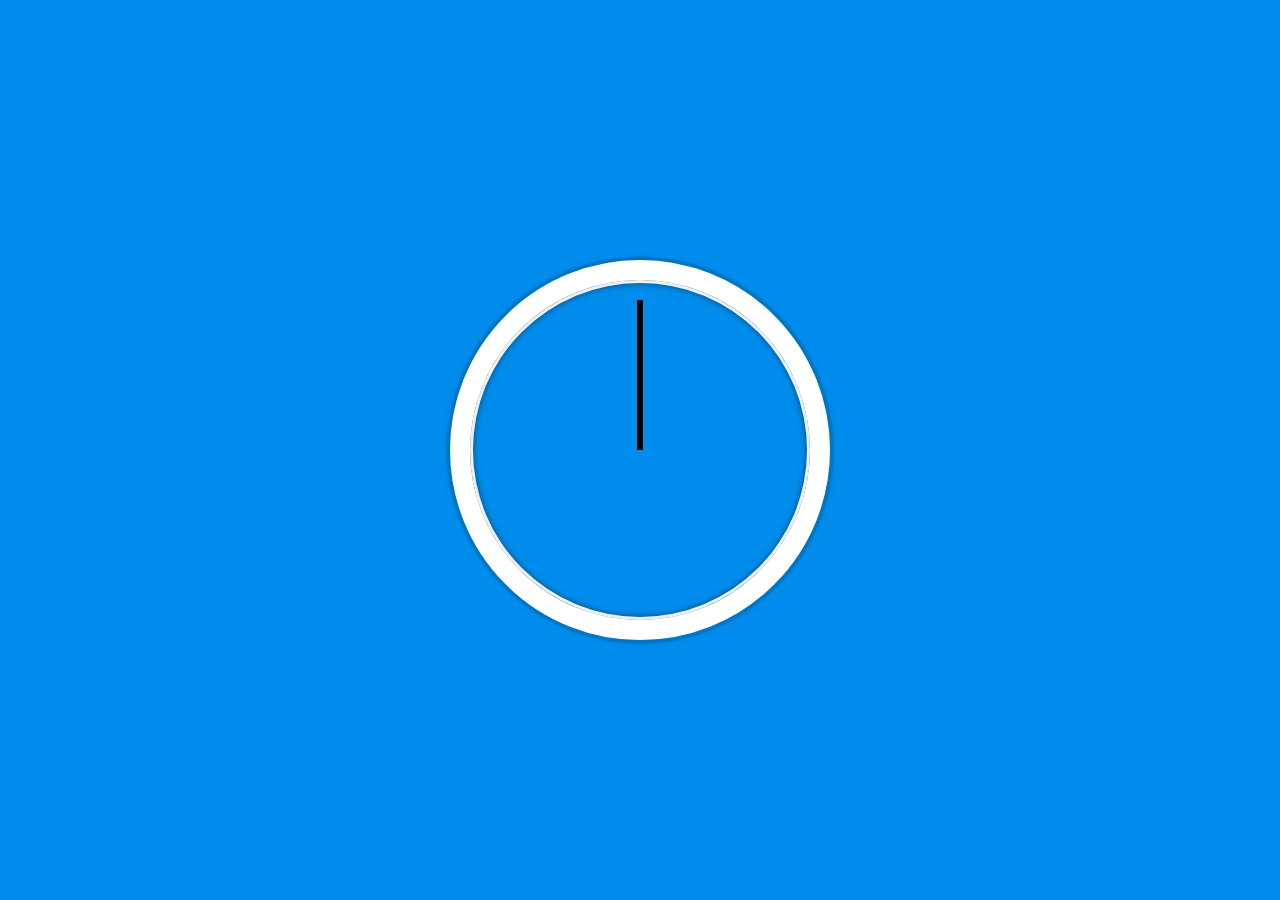
<file: 02 - JS and CSS Clock/index-START.html>
<!DOCTYPE html>
<html lang="en">
  <head>
    <meta charset="UTF-8">
    <title>JS + CSS Clock</title>
    <link rel="icon" href="https://fav.farm/🔥" />
  </head>
  <body>


    <div class="clock">
      <div class="clock-face">
        <div class="hand hour-hand"></div>
        <div class="hand minute-hand"></div>
        <div class="hand second-hand"></div>
      </div>
    </div>


    <style>
      html {
	  background: #018DED url(https://unsplash.it/1500/1000?image=881&blur=5);
	  background-size: cover;
	  font-family: 'helvetica neue';
	  text-align: center;
	  font-size: 10px;
      }

      body {
	  margin: 0;
	  font-size: 2rem;
	  display: flex;
	  flex: 1;
	  min-height: 100vh;
	  align-items: center;
      }

      .clock {
	  width: 30rem;
	  height: 30rem;
	  border: 20px solid white;
	  border-radius: 50%;
	  margin: 50px auto;
	  position: relative;
	  padding: 2rem;
	  box-shadow:
              0 0 0 4px rgba(0,0,0,0.1),
              inset 0 0 0 3px #EFEFEF,
              inset 0 0 10px black,
              0 0 10px rgba(0,0,0,0.2);
      }

      .clock-face {
	  position: relative;
	  width: 100%;
	  height: 100%;
	  transform: translateY(-3px); /* account for the height of the clock hands */
      }

      .hand {
	  width: 50%;
	  height: 6px;
	  background: black;
	  position: absolute;
	  top: 50%;
	  transform-origin: 100%;
	  transform: rotate(90deg);
	  transition: all 0.1s;
	  transition-timing-function: cubic-bezier(0, 2, 0.5, 1);
      }

    </style>

    <script>
      const hourHand = document.querySelector(".hour-hand");
      const minuteHand = document.querySelector(".minute-hand");
      const secondHand = document.querySelector(".second-hand");

      function tickTock() {
	  const date = new Date();

	  const hoursDeg = 90 + (date.getHours() * 30);
	  const minutesDeg = 90 + (date.getMinutes() * 6);
	  const secondsDeg = 90 + (date.getSeconds() * 6);

	  hourHand.style.transform = `rotate(${hoursDeg}deg)`;
	  minuteHand.style.transform = `rotate(${minutesDeg}deg)`;
	  secondHand.style.transform = `rotate(${secondsDeg}deg)`;
      }

      setInterval(tickTock, 1000);
    </script>
  </body>
</html>
</file>
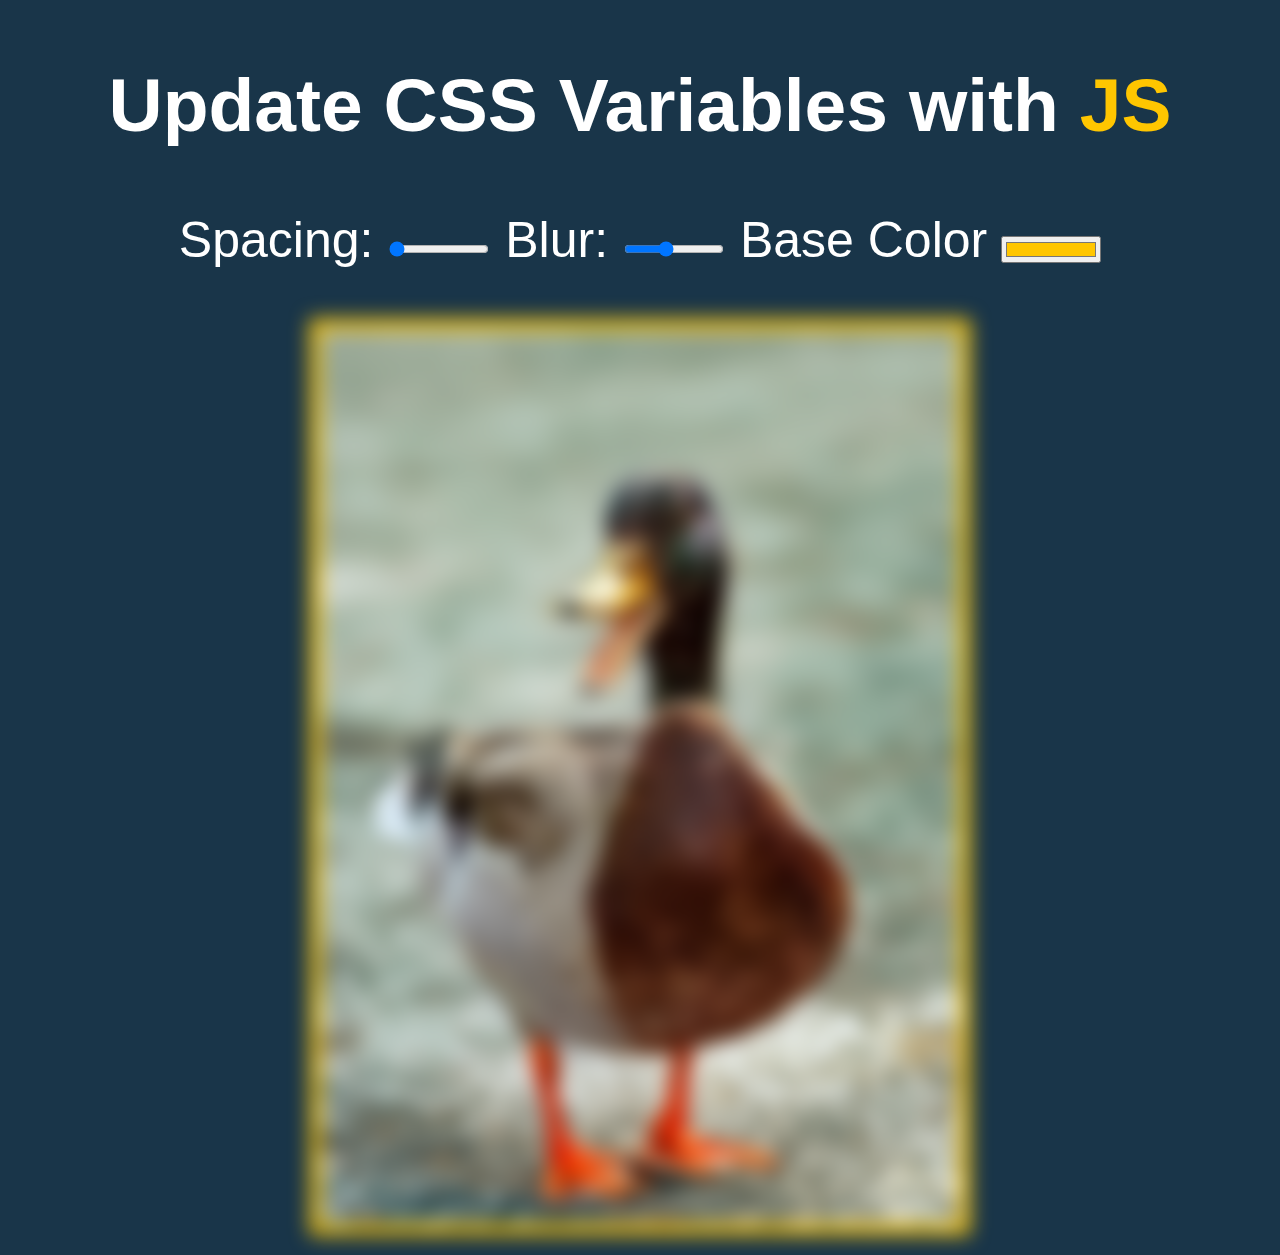
<file: 03 - CSS Variables/index-START.html>
<!DOCTYPE html>
<html lang="en">
<head>
  <meta charset="UTF-8">
  <title>Scoped CSS Variables and JS</title>
  <link rel="icon" href="https://fav.farm/🔥" />
</head>
<body>
  <h2>Update CSS Variables with <span class='hl'>JS</span></h2>

  <div class="controls">
    <label for="spacing">Spacing:</label>
    <input id="spacing" type="range" name="spacing" min="10" max="200" value="10" data-sizing="px">

    <label for="blur">Blur:</label>
    <input id="blur" type="range" name="blur" min="0" max="25" value="10" data-sizing="px">

    <label for="base">Base Color</label>
    <input id="base" type="color" name="base" value="#ffc600">
  </div>

  <img src="ross-sokolovski-kCZSzqvIei4-unsplash.jpg">

  <style>
    :root {
      --spacing: 10px;
      --blur: 10px;
      --base: #ffc600;
    }

    .hl {
      color: var(--base);
    }

    img {
      padding: var(--spacing);
      filter: blur(var(--blur));
      background-color: var(--base);
    }

    /*
      misc styles, nothing to do with CSS variables
    */

    body {
      text-align: center;
      background: #193549;
      color: white;
      font-family: 'helvetica neue', sans-serif;
      font-weight: 100;
      font-size: 50px;
    }

    .controls {
      margin-bottom: 50px;
    }

    input {
      width: 100px;
    }
  </style>

  <script>
    function updateVar() {
      const root = document.querySelector(":root");
      const varName = "--" + this.name;
      const varValue = this.value;
      const varSize = this.dataset.sizing || "";

      console.log(`${varName}: ${varValue}${varSize}`);

      root.style.setProperty(varName, varValue + varSize);
    }

    const inputs = document.querySelectorAll("input");

    for (const input of inputs) {
      input.addEventListener("change", updateVar);
      input.addEventListener("mousemove", updateVar);
    }
  </script>

</body>
</html>
</file>
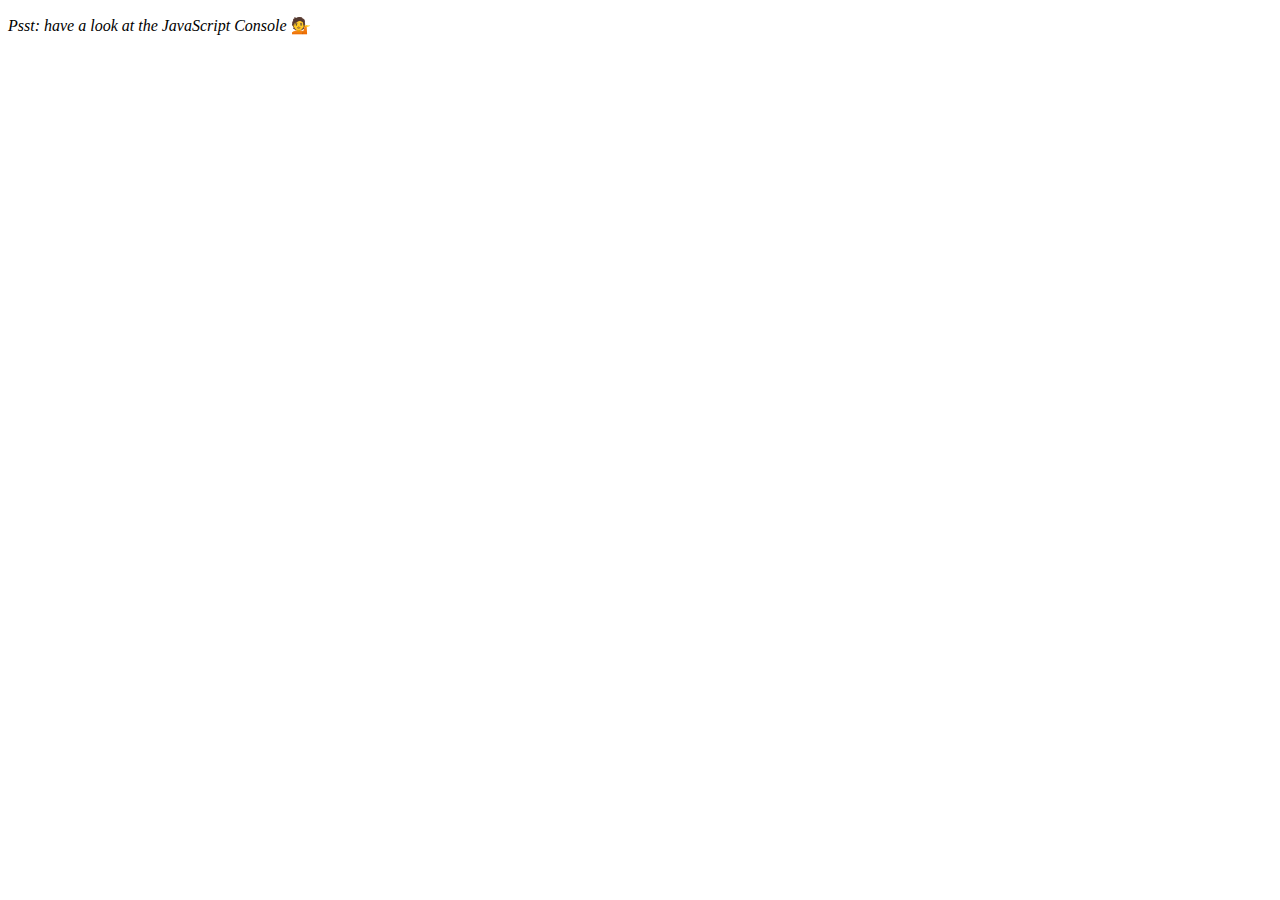
<file: 04 - Array Cardio Day 1/index-START.html>
<!DOCTYPE html>
<html lang="en">
  <head>
    <meta charset="UTF-8" />
    <title>Array Cardio 💪</title>
    <link rel="icon" href="https://fav.farm/🔥" />
  </head>
  <body>
    <p><em>Psst: have a look at the JavaScript Console</em> 💁</p>
    <script>
      // Get your shorts on - this is an array workout!
      // ## Array Cardio Day 1

      // Some data we can work with

      const inventors = [
        { first: "Albert", last: "Einstein", year: 1879, passed: 1955 },
        { first: "Isaac", last: "Newton", year: 1643, passed: 1727 },
        { first: "Galileo", last: "Galilei", year: 1564, passed: 1642 },
        { first: "Marie", last: "Curie", year: 1867, passed: 1934 },
        { first: "Johannes", last: "Kepler", year: 1571, passed: 1630 },
        { first: "Nicolaus", last: "Copernicus", year: 1473, passed: 1543 },
        { first: "Max", last: "Planck", year: 1858, passed: 1947 },
        { first: "Katherine", last: "Blodgett", year: 1898, passed: 1979 },
        { first: "Ada", last: "Lovelace", year: 1815, passed: 1852 },
        { first: "Sarah E.", last: "Goode", year: 1855, passed: 1905 },
        { first: "Lise", last: "Meitner", year: 1878, passed: 1968 },
        { first: "Hanna", last: "Hammarström", year: 1829, passed: 1909 },
      ];

      const people = [
        "Bernhard, Sandra",
        "Bethea, Erin",
        "Becker, Carl",
        "Bentsen, Lloyd",
        "Beckett, Samuel",
        "Blake, William",
        "Berger, Ric",
        "Beddoes, Mick",
        "Beethoven, Ludwig",
        "Belloc, Hilaire",
        "Begin, Menachem",
        "Bellow, Saul",
        "Benchley, Robert",
        "Blair, Robert",
        "Benenson, Peter",
        "Benjamin, Walter",
        "Berlin, Irving",
        "Benn, Tony",
        "Benson, Leana",
        "Bent, Silas",
        "Berle, Milton",
        "Berry, Halle",
        "Biko, Steve",
        "Beck, Glenn",
        "Bergman, Ingmar",
        "Black, Elk",
        "Berio, Luciano",
        "Berne, Eric",
        "Berra, Yogi",
        "Berry, Wendell",
        "Bevan, Aneurin",
        "Ben-Gurion, David",
        "Bevel, Ken",
        "Biden, Joseph",
        "Bennington, Chester",
        "Bierce, Ambrose",
        "Billings, Josh",
        "Birrell, Augustine",
        "Blair, Tony",
        "Beecher, Henry",
        "Biondo, Frank",
      ];

      // Array.prototype.filter()
      // 1. Filter the list of inventors for those who were born in the 1500s
      const res1 = inventors.filter((inventor) => {
        return inventor.year >= 1500 && inventor.year < 1600;
      });

      console.table(res1);

      // Array.prototype.map()
      // 2. Give us an array of the inventors first and last names
      const res2 = inventors.map((inventor) => {
        return `${inventor.first} ${inventor.last}`;
      });

      console.log(res2);

      // Array.prototype.sort()
      // 3. Sort the inventors by birthdate, oldest to youngest
      const res3 = inventors.sort((a, b) => a.year - b.year);

      console.table(res3);

      // Array.prototype.reduce()
      // 4. How many years did all the inventors live all together?
      const res4 = inventors.reduce((sum, inventor) => {
        const lifetime = inventor.passed - inventor.year;
        return sum + lifetime;
      }, 0);

      console.log(res4);

      // 5. Sort the inventors by years lived
      const res5 = inventors.sort((a, b) => {
        const lifetimeA = a.passed - a.year;
        const lifetimeB = b.passed - b.year;
        return lifetimeA - lifetimeB;
      });

      console.table(res5);

      // 6. create a list of Boulevards in Paris that contain 'de' anywhere in the name
      // https://en.wikipedia.org/wiki/Category:Boulevards_in_Paris

      // 7. sort Exercise
      // Sort the people alphabetically by last name
      const res7 = people.sort((a, b) => {
        const lastNameA = a.split(", ")[0].toUpperCase();
        const lastNameB = b.split(", ")[0].toUpperCase();

        if (lastNameA < lastNameB) {
          return -1;
        } else if (lastNameA > lastNameB) {
          return 1;
        } else {
          return 0;
        }
      });

      console.log(res7);

      // 8. Reduce Exercise
      // Sum up the instances of each of these
      const data = [
        "car",
        "car",
        "truck",
        "truck",
        "bike",
        "walk",
        "car",
        "van",
        "bike",
        "walk",
        "car",
        "van",
        "car",
        "truck",
      ];

      const res8 = data.reduce((record, item) => {
        if (!record.hasOwnProperty(item)) {
          record[item] = 0;
        }

        record[item]++;
        return record;
      }, {});

      console.table(res8);
    </script>
  </body>
</html>
</file>
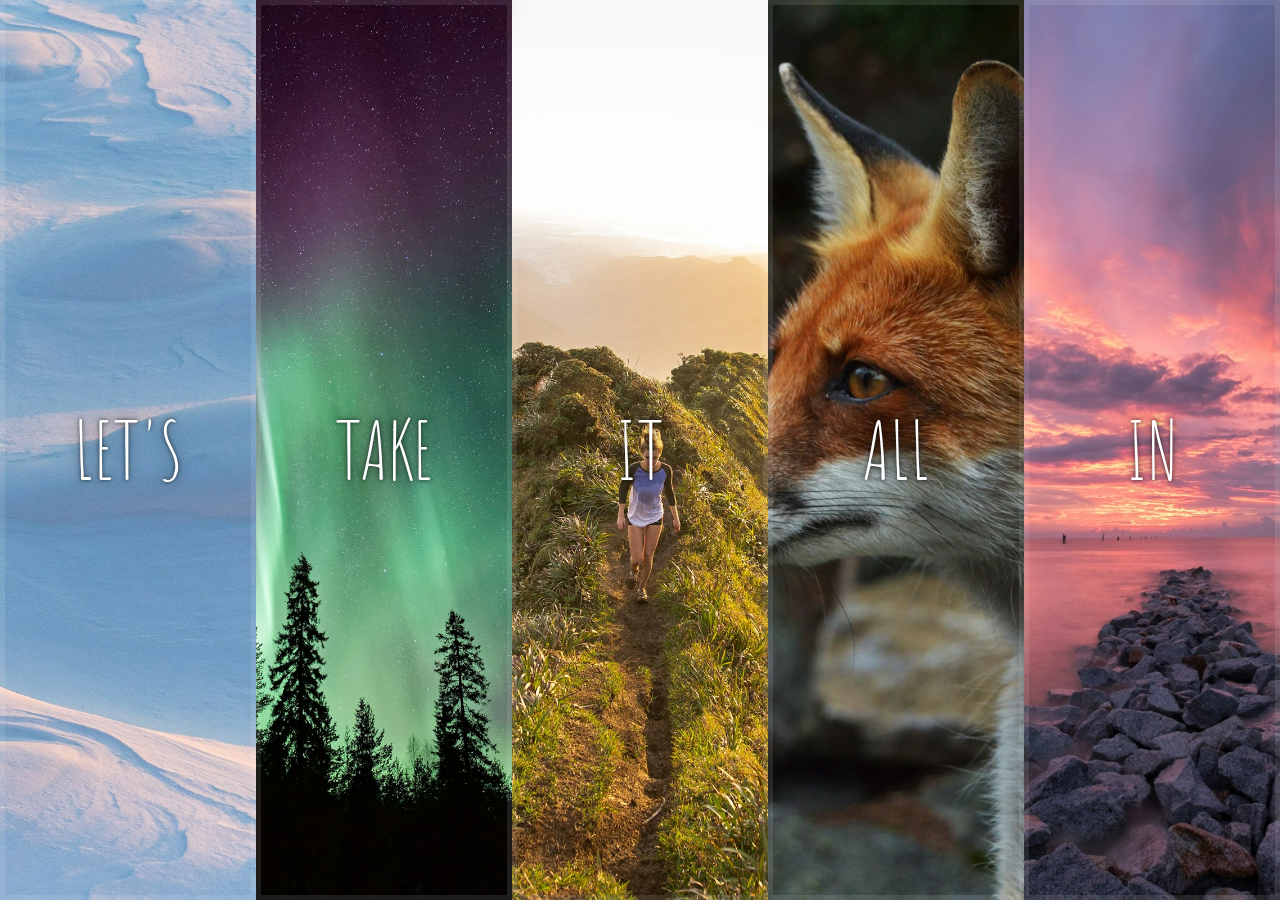
<file: 05 - Flex Panel Gallery/index-START.html>
<!DOCTYPE html>
<html lang="en">
  <head>
    <meta charset="UTF-8">
    <title>Flex Panels 💪</title>
    <link href='https://fonts.googleapis.com/css?family=Amatic+SC' rel='stylesheet' type='text/css'>
    <link rel="icon" href="https://fav.farm/🔥" />
  </head>
  <body>
    <style>
      html {
	box-sizing: border-box;
	background: #ffc600;
	font-family: 'helvetica neue';
	font-size: 20px;
	font-weight: 200;
      }

      body {
	margin: 0;
      }

      *, *:before, *:after {
	box-sizing: inherit;
      }

      .panels {
	min-height: 100vh;
	overflow: hidden;
	display: flex;
      }

      .panel {
	background: #6B0F9C;
	box-shadow: inset 0 0 0 5px rgba(255,255,255,0.1);
	color: white;
	text-align: center;
	/* Safari transitionend event.propertyName === flex */
	/* Chrome + FF transitionend event.propertyName === flex-grow */
	transition:
          font-size 0.7s cubic-bezier(0.61,-0.19, 0.7,-0.11),
          flex 0.7s cubic-bezier(0.61,-0.19, 0.7,-0.11),
          background 0.2s;
	font-size: 20px;
	background-size: cover;
	background-position: center;
	flex: 1;
	display: flex;
	flex-direction: column;
	justify-content: center;
	align-items: center;
      }

      .panel1 { background-image:url("images/snowy-hills.jpg"); }
      .panel2 { background-image:url("images/northern-lights.jpg"); }
      .panel3 { background-image:url("images/hiking.jpg"); }
      .panel4 { background-image:url("images/fox.jpg"); }
      .panel5 { background-image:url("images/twilight.jpg"); }

      /* Flex Children */
      .panel > * {
	margin: 0;
	width: 100%;
	transition: transform 0.5s;
	flex: auto;
	display: flex;
	justify-content: center;
	align-items: center;
      }

      .panel p {
	text-transform: uppercase;
	font-family: 'Amatic SC', cursive;
	text-shadow: 0 0 4px rgba(0, 0, 0, 0.72), 0 0 14px rgba(0, 0, 0, 0.45);
	font-size: 2em;
      }

      .panel p:first-child {
	transform: translateY(-100%);
      }

      .panel p:last-child {
	transform: translateY(100%);
      }

      .panel p:nth-child(2) {
	font-size: 4em;
      }

      .panel.open {
	font-size: 40px;
	flex: 5;
      }

      .panel.open-active p {
	transform: translateY(0);
      }

    </style>


    <div class="panels">
      <div class="panel panel1">
	<p>Hey</p>
	<p>Let's</p>
	<p>Dance</p>
      </div>
      <div class="panel panel2">
	<p>Give</p>
	<p>Take</p>
	<p>Receive</p>
      </div>
      <div class="panel panel3">
	<p>Experience</p>
	<p>It</p>
	<p>Today</p>
      </div>
      <div class="panel panel4">
	<p>Give</p>
	<p>All</p>
	<p>You can</p>
      </div>
      <div class="panel panel5">
	<p>Life</p>
	<p>In</p>
	<p>Motion</p>
      </div>
    </div>

    <script>
      const allPanels = document.querySelectorAll(".panel");

      for (const panel of allPanels) {
	panel.addEventListener("click", (e) => {
	  panel.classList.toggle("open");
	});

	panel.addEventListener("transitionend", (e) => {
	  if (e.propertyName === "flex-grow") {
	    panel.classList.toggle("open-active");
	  }
	});
      }
    </script>



  </body>
</html>
</file>
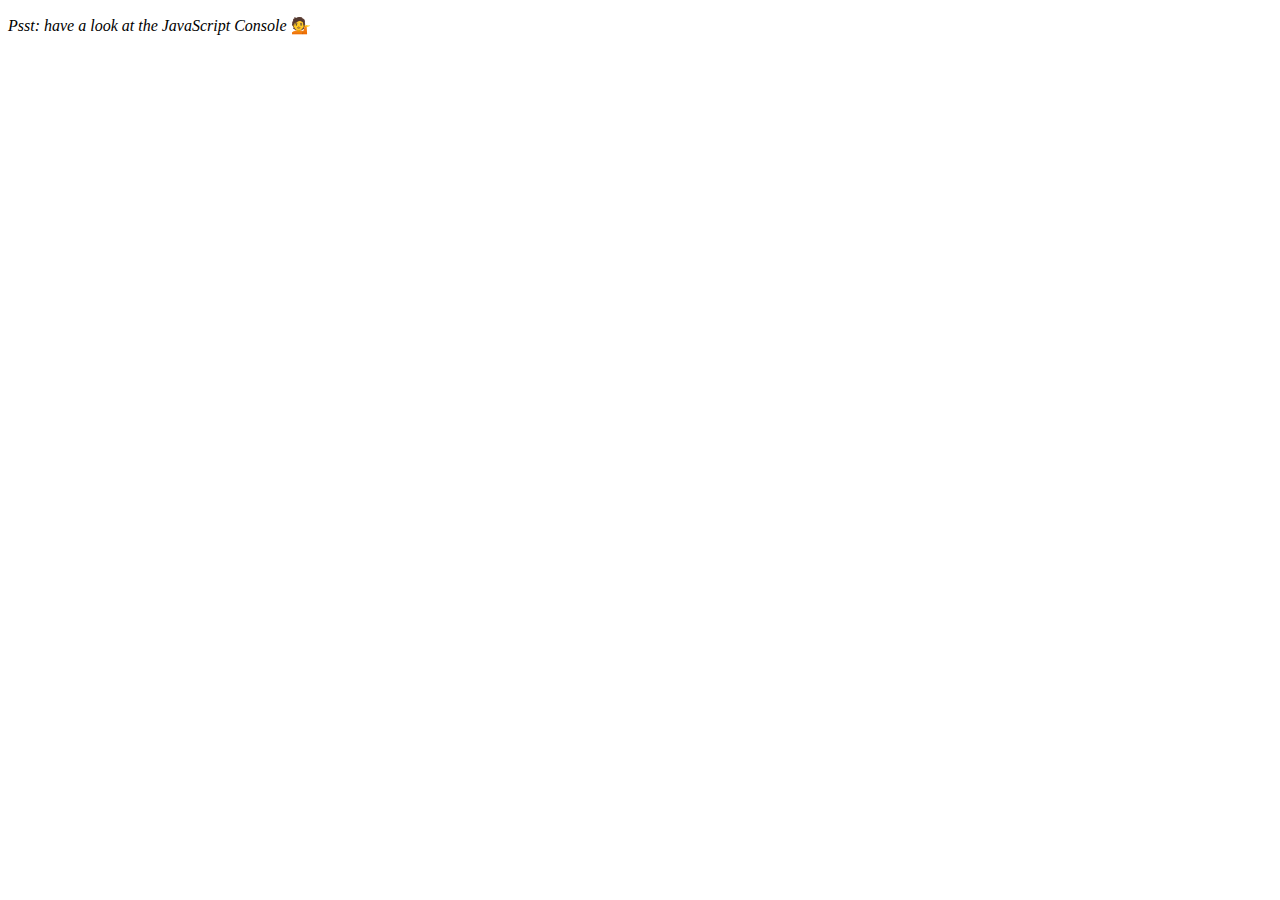
<file: 07 - Array Cardio Day 2/index-START.html>
<!DOCTYPE html>
<html lang="en">
<head>
  <meta charset="UTF-8">
  <title>Array Cardio 💪💪</title>
  <link rel="icon" href="https://fav.farm/🔥" />
</head>
<body>
  <p><em>Psst: have a look at the JavaScript Console</em> 💁</p>
  <script>
    // ## Array Cardio Day 2

    const people = [
      { name: 'Wes', year: 1988 },
      { name: 'Kait', year: 1986 },
      { name: 'Irv', year: 1970 },
      { name: 'Lux', year: 2015 }
    ];

    const comments = [
      { text: 'Love this!', id: 523423 },
      { text: 'Super good', id: 823423 },
      { text: 'You are the best', id: 2039842 },
      { text: 'Ramen is my fav food ever', id: 123523 },
      { text: 'Nice Nice Nice!', id: 542328 }
    ];

    // Some and Every Checks
    // Array.prototype.some() // is at least one person 19 or older?
    const someAdult = people.some((person) => {
	const thisYear = new Date().getFullYear();
	return thisYear - person.year > 18;
    });

    console.log(someAdult);

    // Array.prototype.every() // is everyone 19 or older?
    const everyAdult = people.every((person) => {
	const thisYear = new Date().getFullYear();
	return thisYear - person.year > 18;
    });

    console.log(everyAdult);

    // Array.prototype.find()
    // Find is like filter, but instead returns just the one you are looking for
    // find the comment with the ID of 823423

    const result = comments.find((comment) => {
	return comment.id === 823423;
    });

    console.log(result);

    // Array.prototype.findIndex()
    // Find the comment with this ID
    // delete the comment with the ID of 823423

    const resultIndex = comments.findIndex((comment) => {
	return comment.id === 823423;
    });

    if (resultIndex !== -1) {
	comments.splice(resultIndex, 1);
    }

    console.log(comments);

  </script>
</body>
</html>
</file>
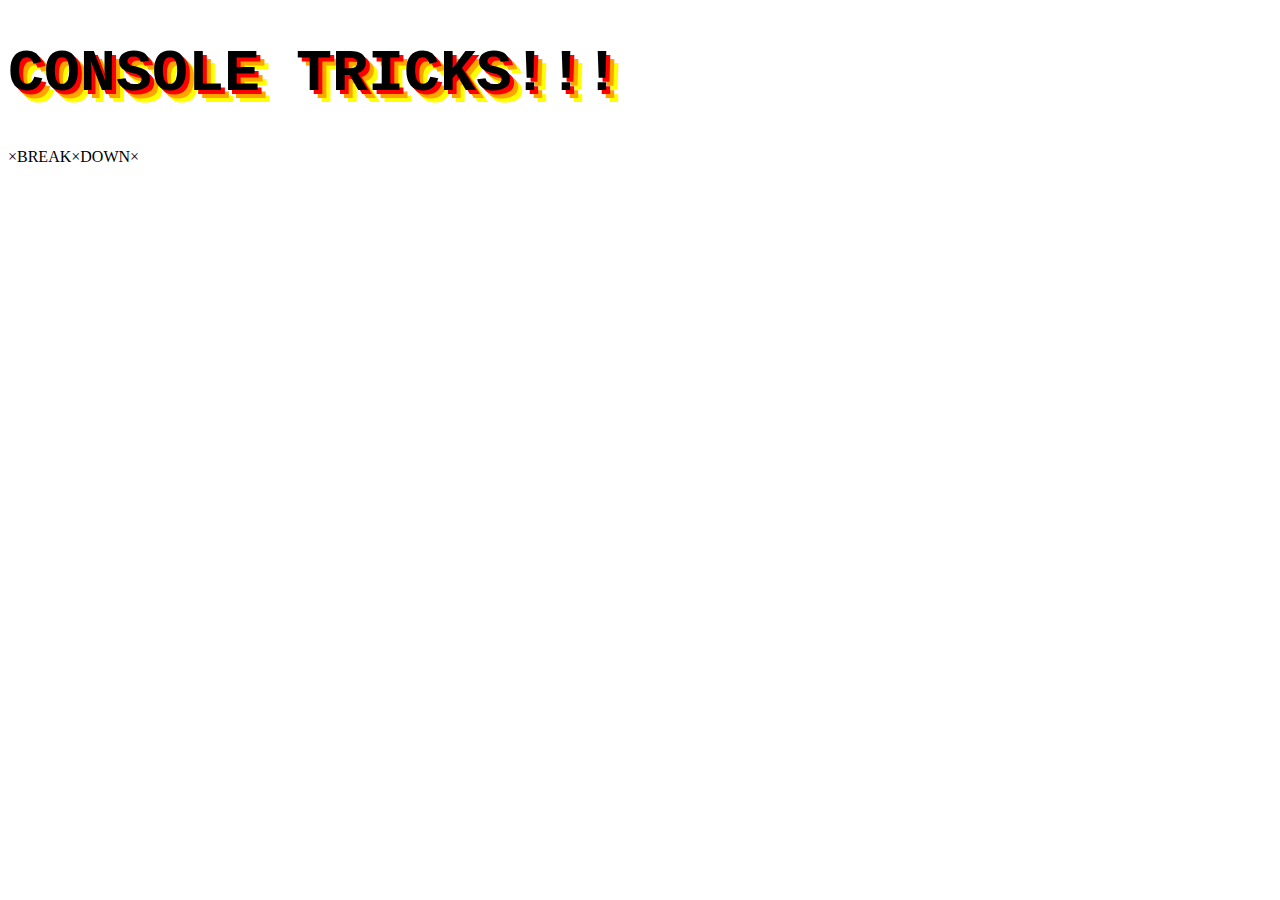
<file: 09 - Dev Tools Domination/index-START.html>
<!DOCTYPE html>
<html lang="en">
  <head>
    <meta charset="UTF-8" />
    <title>Console Tricks!</title>
    <link rel="icon" href="https://fav.farm/🔥" />
    <style>
      h1 {
        text-transform: uppercase;
        font-family: "Courier New", Courier, monospace;
        font-size: 60px;
        font-weight: bold;
        text-shadow: 4px 4px 0px red, 8px 8px 0px orange, 12px 12px 0px yellow;
      }
    </style>
  </head>
  <body>
    <h1>Console Tricks!!!</h1>

    <p onClick="makeGreen()">×BREAK×DOWN×</p>

    <script>
      const dogs = [
        { name: "Snickers", age: 2 },
        { name: "Hugo", age: 8 },
      ];

      function makeGreen() {
        const p = document.querySelector("p");
        p.style.color = "#BADA55";
        p.style.fontSize = "50px";
      }

      // Regular
      console.log("Hello, world!");

      // Interpolated
      console.log("I am a %s string", "💩");

      // Styled
      console.log("%c I am some big text", "font-size: 24px");

      // warning!
      console.warn("Danger, Will Robinson! Danger!");

      // Error :|
      console.error("Dangit!");

      // Info
      console.info("Ducks have mastered land, sea, and air! Wow!");

      // Testing
      console.assert(true === false, "That's wrong!");

      // clearing
      // console.clear();

      // Viewing DOM Elements
      const heading = document.querySelector("h1");
      console.log(heading);
      console.dir(heading);

      // Grouping together
      dogs.forEach((dog) => {
        console.groupCollapsed(`${dog.name}`);
        console.log(`This dog's name is ${dog.name}`);
        console.log(`They are ${dog.age} years old`);
        console.log(`That's ${dog.age * 7} in dog years`);
        console.groupEnd(`${dog.name}`);
      });

      // counting
      console.count("Will");
      console.count("Will");
      console.count("Will");
      console.count("Steve");
      console.count("Steve");
      console.count("Steve");
      console.count("Will");
      console.count("Will");
      console.count("Steve");
      console.count("Will");

      // timing
      console.time("fetching data");
      fetch("https://api.github.com/users/wtwingate")
        .then((data) => data.json())
        .then((data) => {
          console.timeEnd("fetching data");
          console.log(data);
        });
    </script>
  </body>
</html>
</file>
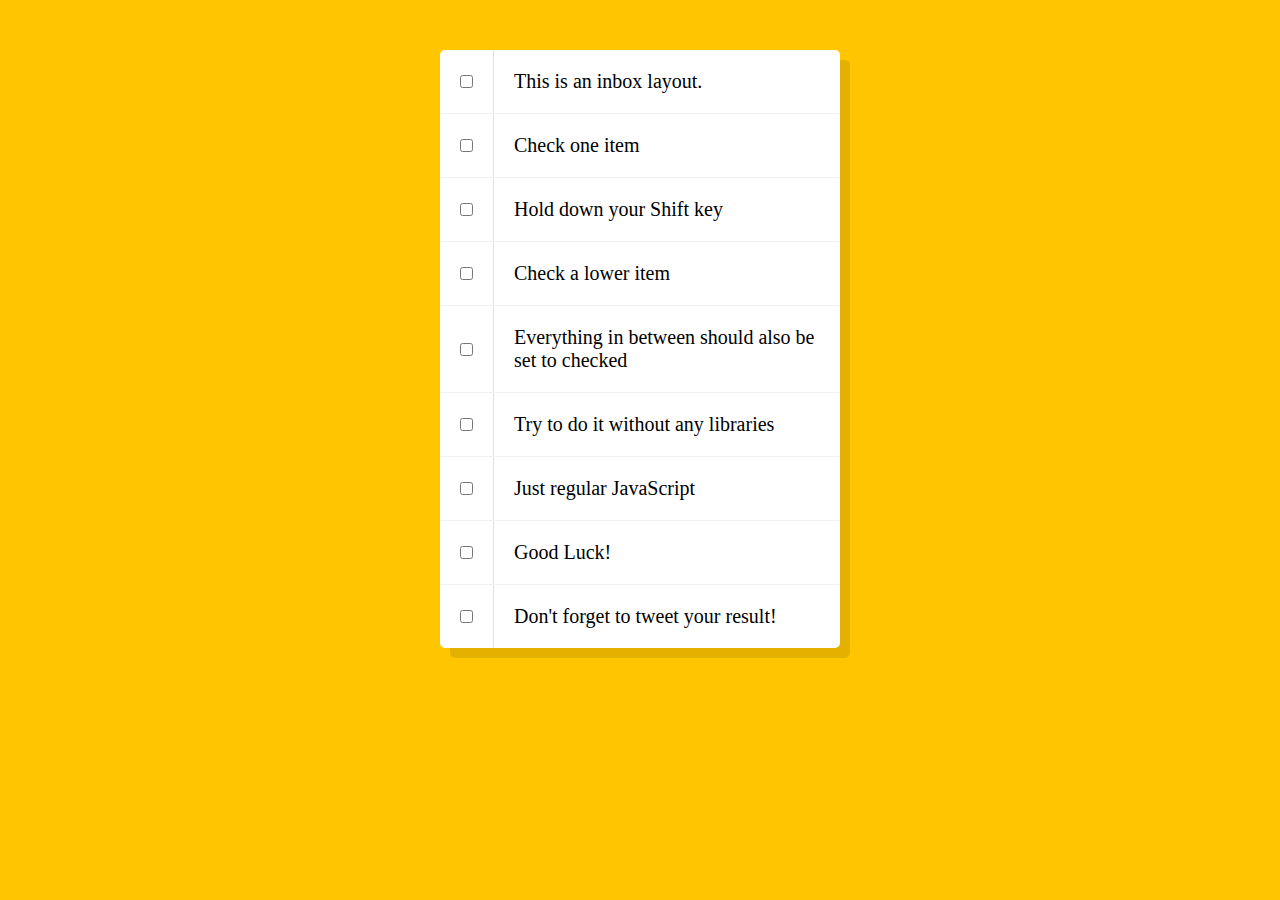
<file: 10 - Hold Shift and Check Checkboxes/index-START.html>
<!DOCTYPE html>
<html lang="en">
  <head>
    <meta charset="UTF-8" />
    <title>Hold Shift to Check Multiple Checkboxes</title>
    <link rel="icon" href="https://fav.farm/🔥" />
  </head>
  <body>
    <style>
      html {
        font-family: sans-serif;
        background: #ffc600;
      }

      .inbox {
        max-width: 400px;
        margin: 50px auto;
        background: white;
        border-radius: 5px;
        box-shadow: 10px 10px 0 rgba(0, 0, 0, 0.1);
      }

      .item {
        display: flex;
        align-items: center;
        border-bottom: 1px solid #f1f1f1;
      }

      .item:last-child {
        border-bottom: 0;
      }

      input:checked + p {
        background: #f9f9f9;
        text-decoration: line-through;
      }

      input[type="checkbox"] {
        margin: 20px;
      }

      p {
        margin: 0;
        padding: 20px;
        transition: background 0.2s;
        flex: 1;
        font-family: "helvetica neue";
        font-size: 20px;
        font-weight: 200;
        border-left: 1px solid #d1e2ff;
      }
    </style>
    <!--
   The following is a common layout you would see in an email client.

   When a user clicks a checkbox, holds Shift, and then clicks another checkbox a few rows down, all the checkboxes inbetween those two checkboxes should be checked.

  -->
    <div class="inbox">
      <div class="item">
        <input type="checkbox" />
        <p>This is an inbox layout.</p>
      </div>
      <div class="item">
        <input type="checkbox" />
        <p>Check one item</p>
      </div>
      <div class="item">
        <input type="checkbox" />
        <p>Hold down your Shift key</p>
      </div>
      <div class="item">
        <input type="checkbox" />
        <p>Check a lower item</p>
      </div>
      <div class="item">
        <input type="checkbox" />
        <p>Everything in between should also be set to checked</p>
      </div>
      <div class="item">
        <input type="checkbox" />
        <p>Try to do it without any libraries</p>
      </div>
      <div class="item">
        <input type="checkbox" />
        <p>Just regular JavaScript</p>
      </div>
      <div class="item">
        <input type="checkbox" />
        <p>Good Luck!</p>
      </div>
      <div class="item">
        <input type="checkbox" />
        <p>Don't forget to tweet your result!</p>
      </div>
    </div>

    <script>
      // Track whether shift key is being pressed
      let shiftKeyDown = false;

      document.addEventListener("keydown", (e) => {
        if (e.key === "Shift") {
          shiftKeyDown = true;
        }
      });

      document.addEventListener("keyup", (e) => {
        if (e.key === "Shift") {
          shiftKeyDown = false;
        }
      });

      const allCheckboxes = document.querySelectorAll("input");

      for (checkbox of allCheckboxes) {
        checkbox.addEventListener("change", markCheckboxes);
      }

      let lastCheckbox;

      function markCheckboxes(event) {
        if (shiftKeyDown && lastCheckbox && this.checked) {
          let includeCheckbox = false;
          for (checkbox of allCheckboxes) {
            if (checkbox == lastCheckbox || checkbox == this) {
              includeCheckbox = !includeCheckbox; // toggle includeCheckbox on/off
            }

            if (includeCheckbox) {
              checkbox.checked = true;
            }
          }
        }
        lastCheckbox = this;
      }
    </script>
  </body>
</html>
</file>
